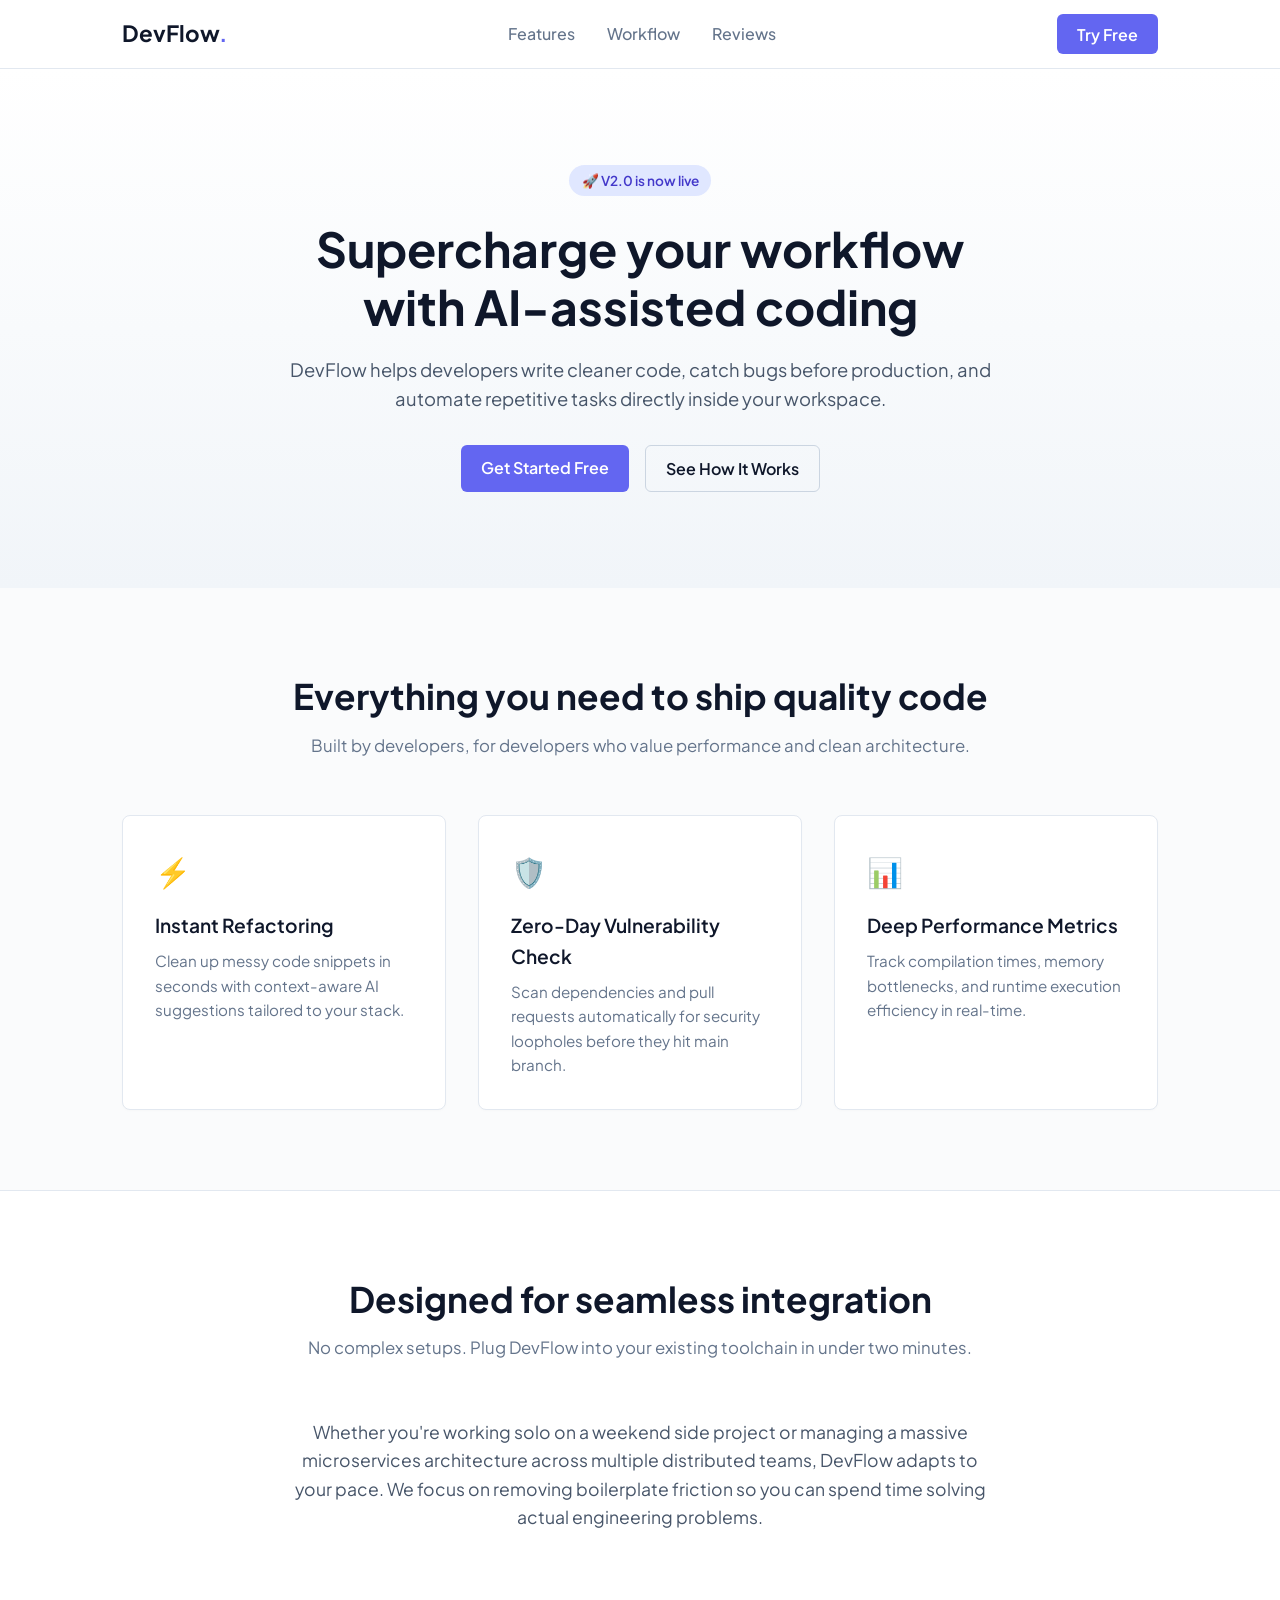
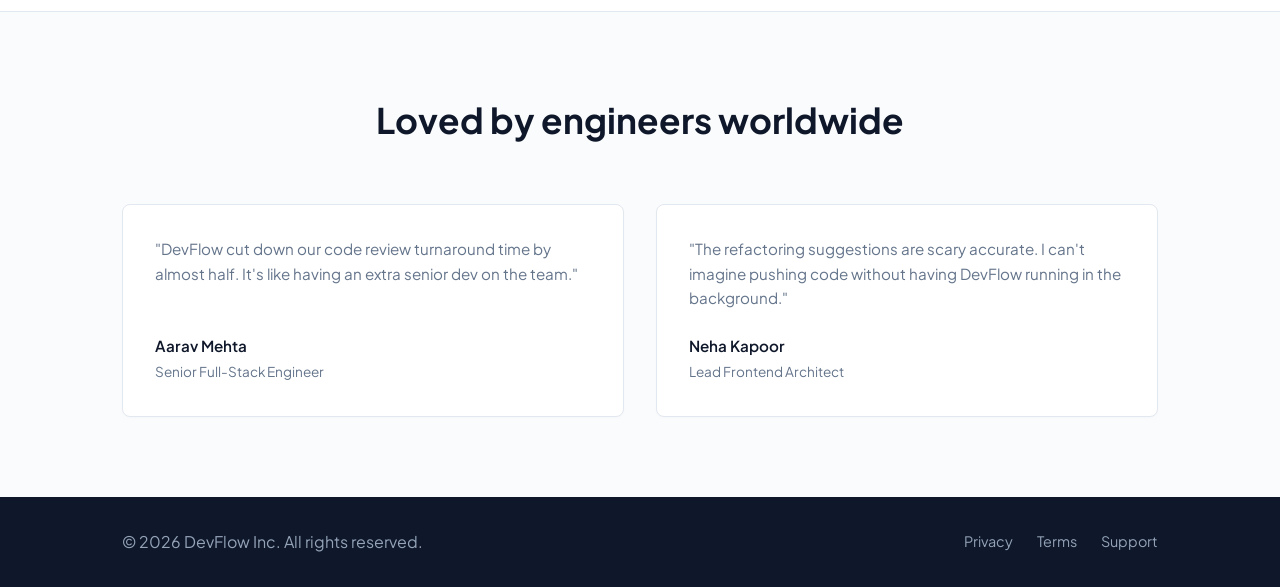
<file: WebDev-L1-LandingPage/index.html>
<!DOCTYPE html>
<html lang="en">
<head>
    <meta charset="UTF-8">
    <meta name="viewport" content="width=device-width, initial-scale=1.0">
    <title>DevFlow — Code Smarter, Ship Faster</title>
    <link href="https://fonts.googleapis.com/css2?family=Plus+Jakarta+Sans:wght@400;500;600;700&display=swap" rel="stylesheet">
    <link rel="stylesheet" href="style.css">
</head>
<body>

    <!-- Navigation -->
    <header class="header">
        <div class="nav-container">
            <div class="logo">DevFlow<span>.</span></div>
            <nav class="nav-menu">
                <a href="#features">Features</a>
                <a href="#workflow">Workflow</a>
                <a href="#testimonials">Reviews</a>
            </nav>
            <div class="nav-action">
                <a href="#hero" class="btn-primary">Try Free</a>
            </div>
        </div>
    </header>

    <!-- Hero Section -->
    <section id="hero" class="hero">
        <div class="hero-container">
            <span class="badge">🚀 V2.0 is now live</span>
            <h1>Supercharge your workflow with AI-assisted coding</h1>
            <p>DevFlow helps developers write cleaner code, catch bugs before production, and automate repetitive tasks directly inside your workspace.</p>
            <div class="hero-btns">
                <a href="#features" class="btn-primary">Get Started Free</a>
                <a href="#workflow" class="btn-outline">See How It Works</a>
            </div>
        </div>
    </section>

    <!-- Features Section -->
    <section id="features" class="section">
        <div class="section-title">
            <h2>Everything you need to ship quality code</h2>
            <p class="subtitle">Built by developers, for developers who value performance and clean architecture.</p>
        </div>
        <div class="grid">
            <div class="feature-card">
                <div class="icon">⚡</div>
                <h3>Instant Refactoring</h3>
                <p>Clean up messy code snippets in seconds with context-aware AI suggestions tailored to your stack.</p>
            </div>
            <div class="feature-card">
                <div class="icon">🛡️</div>
                <h3>Zero-Day Vulnerability Check</h3>
                <p>Scan dependencies and pull requests automatically for security loopholes before they hit main branch.</p>
            </div>
            <div class="feature-card">
                <div class="icon">📊</div>
                <h3>Deep Performance Metrics</h3>
                <p>Track compilation times, memory bottlenecks, and runtime execution efficiency in real-time.</p>
            </div>
        </div>
    </section>

    <!-- About / Workflow Section -->
    <section id="workflow" class="section bg-light">
        <div class="section-title">
            <h2>Designed for seamless integration</h2>
            <p class="subtitle">No complex setups. Plug DevFlow into your existing toolchain in under two minutes.</p>
        </div>
        <div class="workflow-content">
            <p>Whether you're working solo on a weekend side project or managing a massive microservices architecture across multiple distributed teams, DevFlow adapts to your pace. We focus on removing boilerplate friction so you can spend time solving actual engineering problems.</p>
        </div>
    </section>

    <!-- Testimonials Section -->
    <section id="testimonials" class="section">
        <div class="section-title">
            <h2>Loved by engineers worldwide</h2>
        </div>
        <div class="grid">
            <div class="testimonial-card">
                <p>"DevFlow cut down our code review turnaround time by almost half. It's like having an extra senior dev on the team."</p>
                <div class="author">
                    <h4>Aarav Mehta</h4>
                    <span>Senior Full-Stack Engineer</span>
                </div>
            </div>
            <div class="testimonial-card">
                <p>"The refactoring suggestions are scary accurate. I can't imagine pushing code without having DevFlow running in the background."</p>
                <div class="author">
                    <h4>Neha Kapoor</h4>
                    <span>Lead Frontend Architect</span>
                </div>
            </div>
        </div>
    </section>

    <!-- Footer -->
    <footer class="footer">
        <div class="footer-container">
            <p>&copy; 2026 DevFlow Inc. All rights reserved.</p>
            <div class="footer-links">
                <a href="#">Privacy</a>
                <a href="#">Terms</a>
                <a href="#">Support</a>
            </div>
        </div>
    </footer>

</body>
</html>
</file>
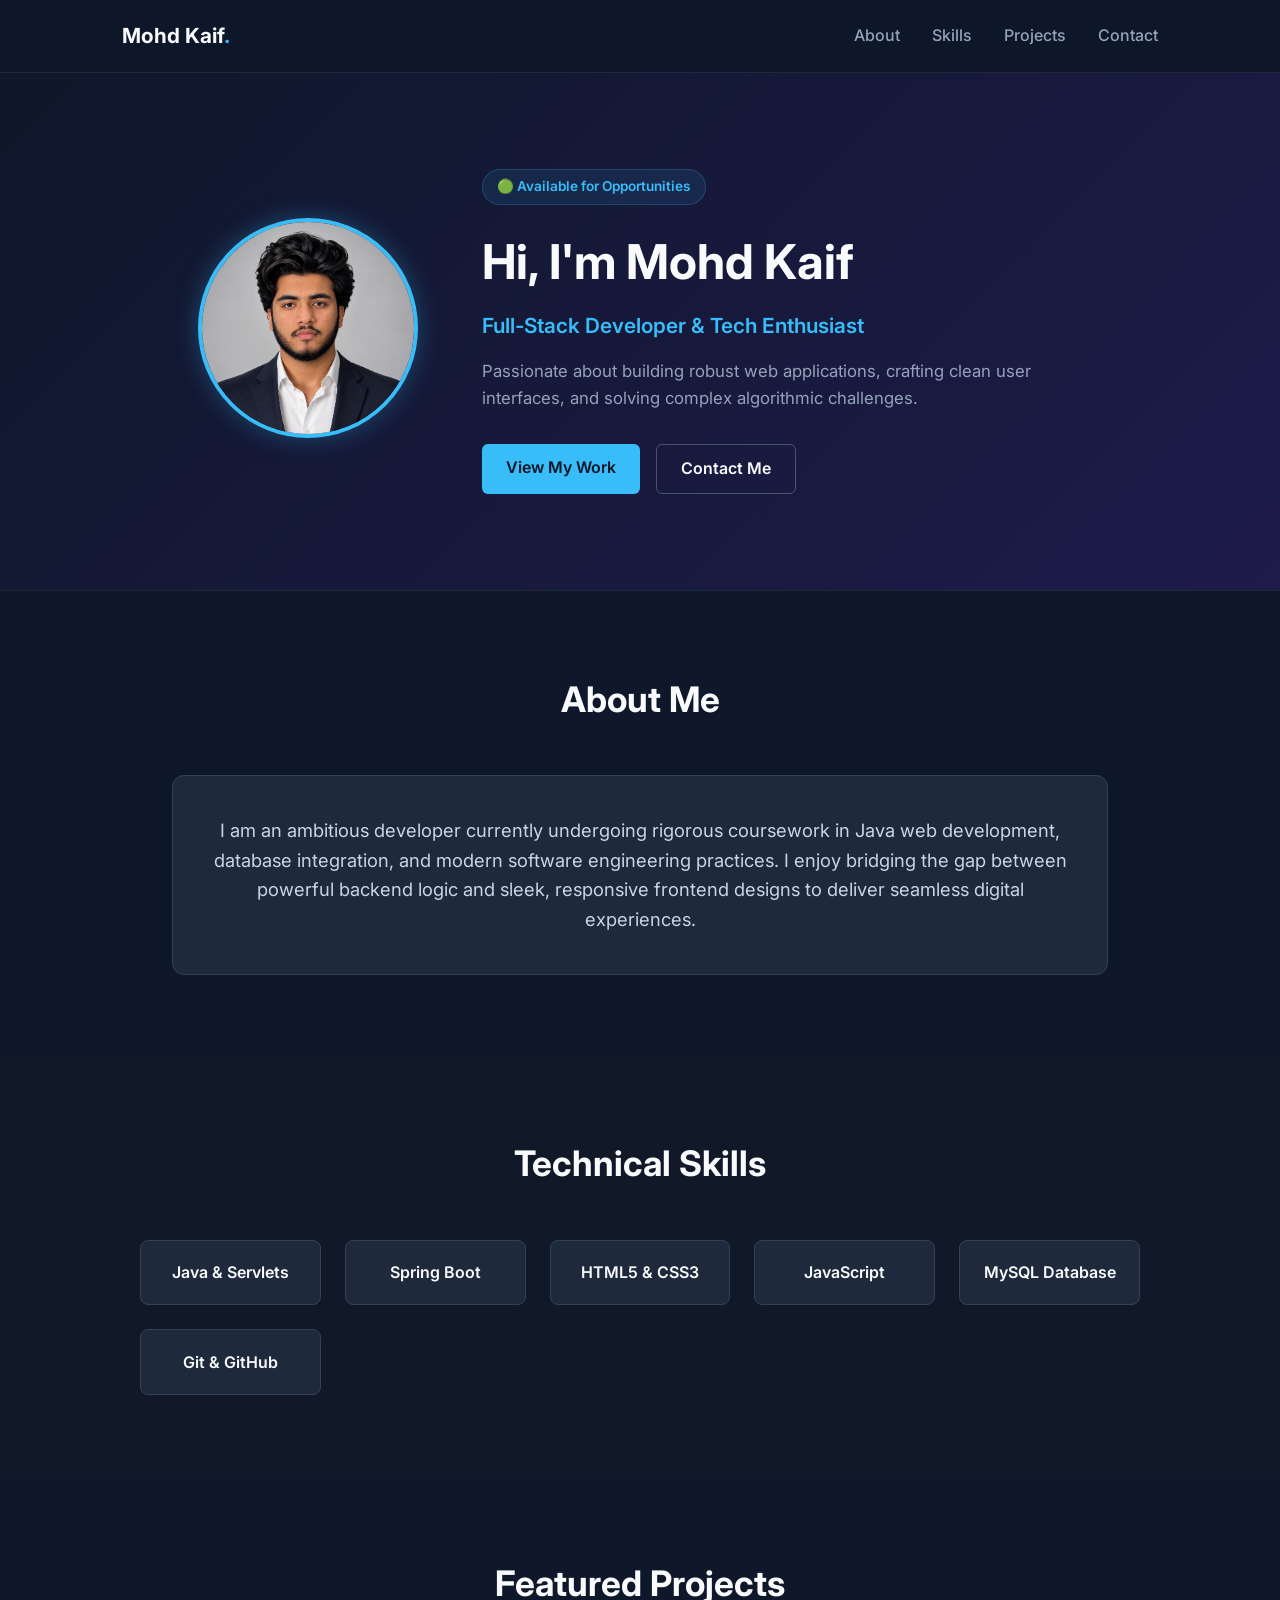
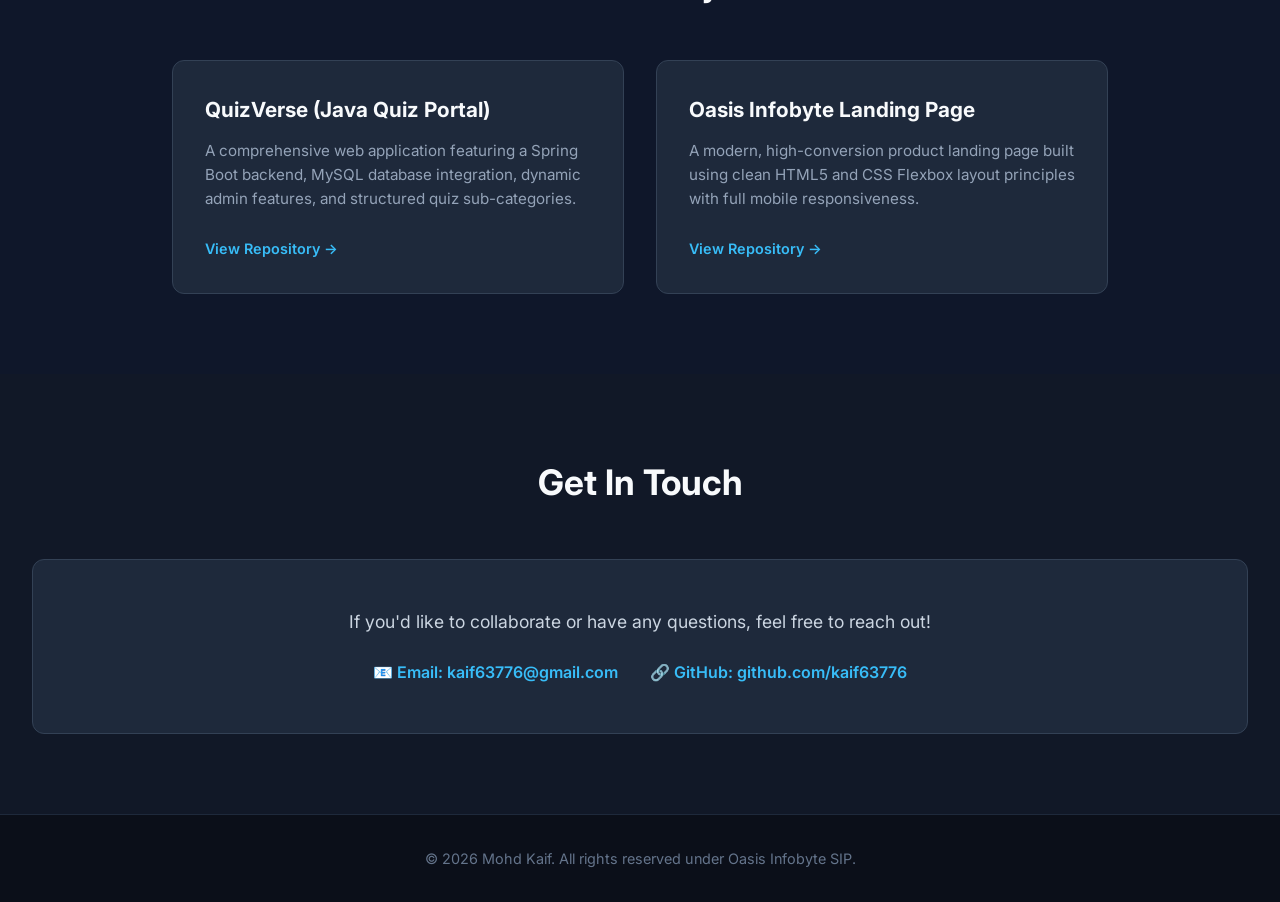
<file: WebDev-L1-Portfolio/index.html>
<!DOCTYPE html>
<html lang="en">
<head>
    <meta charset="UTF-8">
    <meta name="viewport" content="width=device-width, initial-scale=1.0">
    <title>Mohd Kaif — Software Developer</title>
    <link href="https://fonts.googleapis.com/css2?family=Inter:wght@300;400;500;600;700&display=swap" rel="stylesheet">
    <link rel="stylesheet" href="style.css">
</head>
<body>

    <!-- Header & Navigation -->
    <header class="navbar">
        <div class="nav-container">
            <div class="logo">Mohd Kaif<span>.</span></div>
            <nav class="nav-links">
                <a href="#about">About</a>
                <a href="#skills">Skills</a>
                <a href="#projects">Projects</a>
                <a href="#contact">Contact</a>
            </nav>
        </div>
    </header>

    <!-- Hero Section with Photo -->
    <section id="hero" class="hero-section">
        <div class="hero-container">
            <div class="hero-image-box">
            <img src="myphoto.jpg" alt="Mohd Kaif" class="profile-img">
            </div>
            <div class="hero-content">
                <span class="status-badge">🟢 Available for Opportunities</span>
                <h1>Hi, I'm Mohd Kaif</h1>
                <p class="role-title">Full-Stack Developer & Tech Enthusiast</p>
                <p class="hero-desc">Passionate about building robust web applications, crafting clean user interfaces, and solving complex algorithmic challenges.</p>
                <div class="hero-buttons">
                    <a href="#projects" class="btn-primary">View My Work</a>
                    <a href="#contact" class="btn-secondary">Contact Me</a>
                </div>
            </div>
        </div>
    </section>

    <!-- About Me Section -->
    <section id="about" class="section">
        <h2 class="section-heading">About Me</h2>
        <div class="about-card">
            <p>I am an ambitious developer currently undergoing rigorous coursework in Java web development, database integration, and modern software engineering practices. I enjoy bridging the gap between powerful backend logic and sleek, responsive frontend designs to deliver seamless digital experiences.</p>
        </div>
    </section>

    <!-- Skills Section -->
    <section id="skills" class="section bg-dim">
        <h2 class="section-heading">Technical Skills</h2>
        <div class="skills-grid">
            <div class="skill-item">Java & Servlets</div>
            <div class="skill-item">Spring Boot</div>
            <div class="skill-item">HTML5 & CSS3</div>
            <div class="skill-item">JavaScript</div>
            <div class="skill-item">MySQL Database</div>
            <div class="skill-item">Git & GitHub</div>
        </div>
    </section>

    <!-- Projects Section (Updated with your exact GitHub link) -->
    <section id="projects" class="section">
        <h2 class="section-heading">Featured Projects</h2>
        <div class="projects-grid">
            <div class="project-card">
                <h3>QuizVerse (Java Quiz Portal)</h3>
                <p>A comprehensive web application featuring a Spring Boot backend, MySQL database integration, dynamic admin features, and structured quiz sub-categories.</p>
                <a href="https://github.com/kaif63776/quizverse.git" target="_blank" class="project-link">View Repository &rarr;</a>
            </div>
            <div class="project-card">
                <h3>Oasis Infobyte Landing Page</h3>
                <p>A modern, high-conversion product landing page built using clean HTML5 and CSS Flexbox layout principles with full mobile responsiveness.</p>
                <a href="https://github.com/kaif63776/quizverse.git" target="_blank" class="project-link">View Repository &rarr;</a>
            </div>
        </div>
    </section>

    <!-- Contact Section -->
    <section id="contact" class="section bg-dim">
        <h2 class="section-heading">Get In Touch</h2>
        <div class="contact-box">
            <p>If you'd like to collaborate or have any questions, feel free to reach out!</p>
            <div class="contact-details">
                <span>📧 Email: kaif63776@gmail.com</span>
                <span>🔗 GitHub: github.com/kaif63776</span>
            </div>
        </div>
    </section>

    <!-- Footer -->
    <footer class="footer">
        <p>&copy; 2026 Mohd Kaif. All rights reserved under Oasis Infobyte SIP.</p>
    </footer>

</body>
</html>
</file>
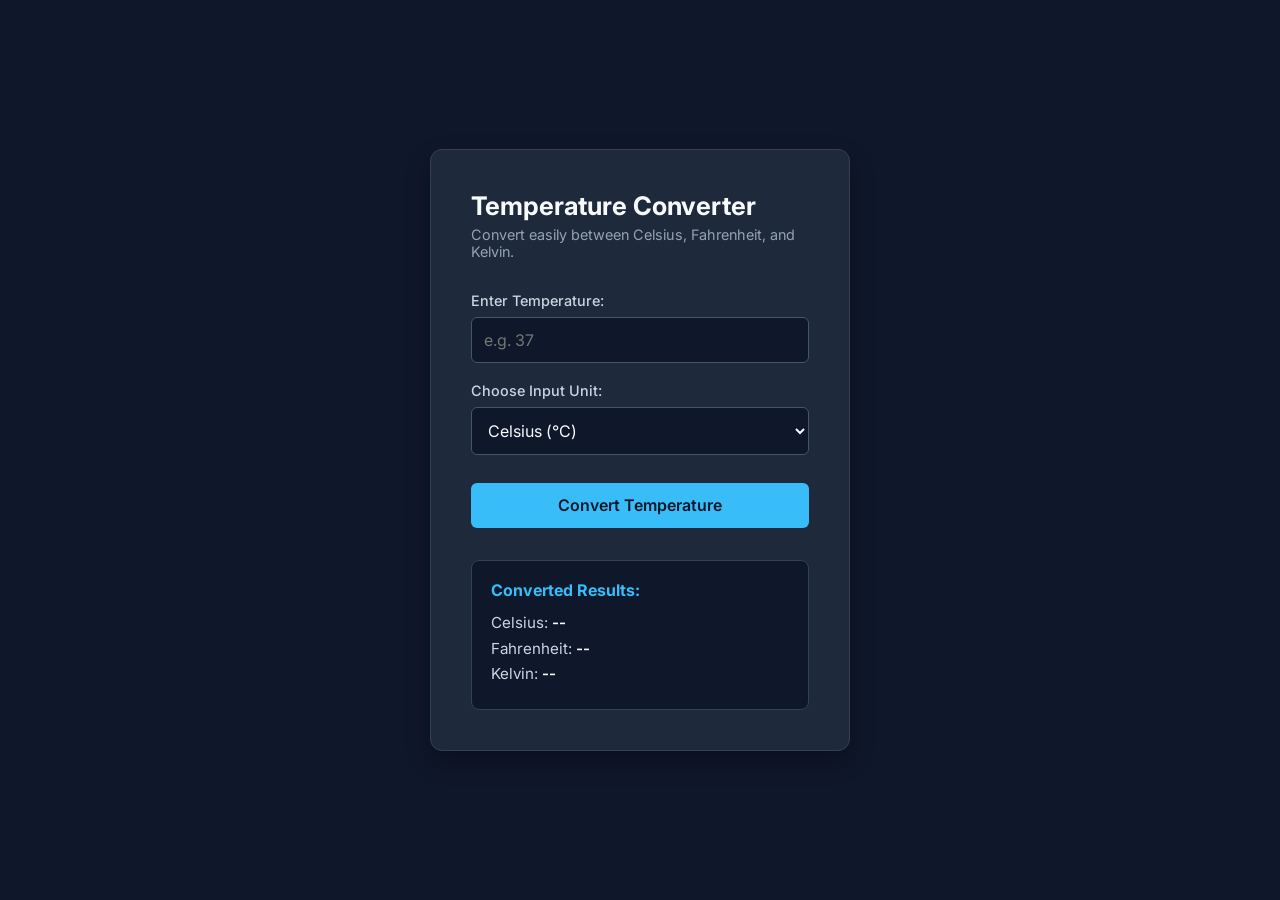
<file: WebDev-L1-TempConverter/index.html>
<!DOCTYPE html>
<html lang="en">
<head>
    <meta charset="UTF-8">
    <meta name="viewport" content="width=device-width, initial-scale=1.0">
    <title>Temperature Converter — Level 1 Task 3</title>
    <link href="https://fonts.googleapis.com/css2?family=Inter:wght@400;500;600;700&display=swap" rel="stylesheet">
    <link rel="stylesheet" href="style.css">
</head>
<body>

    <div class="converter-card">
        <h2>Temperature Converter</h2>
        <p class="subtitle">Convert easily between Celsius, Fahrenheit, and Kelvin.</p>

        <div class="input-group">
            <label for="tempValue">Enter Temperature:</label>
            <input type="number" id="tempValue" placeholder="e.g. 37">
        </div>

        <div class="input-group">
            <label for="tempUnit">Choose Input Unit:</label>
            <select id="tempUnit">
                <option value="celsius">Celsius (°C)</option>
                <option value="fahrenheit">Fahrenheit (°F)</option>
                <option value="kelvin">Kelvin (K)</option>
            </select>
        </div>

        <button id="convertBtn">Convert Temperature</button>

        <div id="errorMsg" class="error-msg"></div>

        <div class="results-box">
            <h3>Converted Results:</h3>
            <div class="result-item">Celsius: <span id="resCelsius">--</span></div>
            <div class="result-item">Fahrenheit: <span id="resFahrenheit">--</span></div>
            <div class="result-item">Kelvin: <span id="resKelvin">--</span></div>
        </div>
    </div>

    <script src="script.js"></script>
</body>
</html>
</file>
<file: WebDev-L1-LandingPage/style.css>
/* Base styles */
* {
    margin: 0;
    padding: 0;
    box-sizing: border-box;
    font-family: 'Plus Jakarta Sans', sans-serif;
}

body {
    background-color: #fafbfc;
    color: #1a202c;
    line-height: 1.6;
}

/* Header & Navbar */
.header {
    background: #ffffff;
    border-bottom: 1px solid #e2e8f0;
    position: sticky;
    top: 0;
    z-index: 100;
}

.nav-container {
    max-width: 1100px;
    margin: 0 auto;
    padding: 1rem 2rem;
    display: flex;
    justify-content: space-between;
    align-items: center;
}

.logo {
    font-size: 1.4rem;
    font-weight: 700;
    color: #0f172a;
}

.logo span {
    color: #6366f1;
}

.nav-menu {
    display: flex;
    gap: 2rem;
}

.nav-menu a {
    text-decoration: none;
    color: #64748b;
    font-weight: 500;
    transition: color 0.2s;
}

.nav-menu a:hover {
    color: #0f172a;
}

/* Buttons */
.btn-primary {
    background-color: #6366f1;
    color: white;
    padding: 0.6rem 1.25rem;
    border-radius: 6px;
    text-decoration: none;
    font-weight: 600;
    transition: background-color 0.2s;
}

.btn-primary:hover {
    background-color: #4f46e5;
}

.btn-outline {
    background-color: transparent;
    color: #0f172a;
    border: 1px solid #cbd5e1;
    padding: 0.6rem 1.25rem;
    border-radius: 6px;
    text-decoration: none;
    font-weight: 600;
    transition: border-color 0.2s;
}

.btn-outline:hover {
    border-color: #0f172a;
}

/* Hero Section */
.hero {
    padding: 6rem 2rem;
    text-align: center;
    background: linear-gradient(180deg, #ffffff 0%, #f1f5f9 100%);
}

.hero-container {
    max-width: 750px;
    margin: 0 auto;
}

.badge {
    display: inline-block;
    background: #e0e7ff;
    color: #4338ca;
    padding: 0.3rem 0.8rem;
    border-radius: 20px;
    font-size: 0.85rem;
    font-weight: 600;
    margin-bottom: 1.5rem;
}

.hero h1 {
    font-size: 3rem;
    font-weight: 700;
    color: #0f172a;
    margin-bottom: 1.2rem;
    line-height: 1.2;
}

.hero p {
    font-size: 1.15rem;
    color: #475569;
    margin-bottom: 2rem;
}

.hero-btns {
    display: flex;
    justify-content: center;
    gap: 1rem;
}

/* Sections */
.section {
    padding: 5rem 2rem;
    max-width: 1100px;
    margin: 0 auto;
}

.section-title {
    text-align: center;
    margin-bottom: 3.5rem;
}

.section-title h2 {
    font-size: 2.2rem;
    font-weight: 700;
    color: #0f172a;
    margin-bottom: 0.5rem;
}

.subtitle {
    color: #64748b;
    font-size: 1.05rem;
}

.bg-light {
    background-color: #ffffff;
    border-top: 1px solid #e2e8f0;
    border-bottom: 1px solid #e2e8f0;
    max-width: 100%;
}

.bg-light .workflow-content {
    max-width: 700px;
    margin: 0 auto;
    text-align: center;
    color: #475569;
    font-size: 1.1rem;
}

/* Grids & Cards */
.grid {
    display: grid;
    grid-template-columns: repeat(auto-fit, minmax(300px, 1fr));
    gap: 2rem;
}

.feature-card, .testimonial-card {
    background: #ffffff;
    padding: 2rem;
    border-radius: 8px;
    border: 1px solid #e2e8f0;
    box-shadow: 0 1px 3px rgba(0,0,0,0.02);
}

.feature-card .icon {
    font-size: 1.8rem;
    margin-bottom: 1rem;
}

.feature-card h3 {
    font-size: 1.2rem;
    font-weight: 600;
    color: #0f172a;
    margin-bottom: 0.5rem;
}

.feature-card p, .testimonial-card p {
    color: #64748b;
    font-size: 0.95rem;
}

.testimonial-card {
    display: flex;
    flex-direction: column;
    justify-content: space-between;
}

.author {
    margin-top: 1.5rem;
}

.author h4 {
    font-size: 0.95rem;
    font-weight: 600;
    color: #0f172a;
}

.author span {
    font-size: 0.85rem;
    color: #64748b;
}

/* Footer */
.footer {
    background: #0f172a;
    color: #94a3b8;
    padding: 2rem 0;
}

.footer-container {
    max-width: 1100px;
    margin: 0 auto;
    padding: 0 2rem;
    display: flex;
    justify-content: space-between;
    align-items: center;
}

.footer-links {
    display: flex;
    gap: 1.5rem;
}

.footer-links a {
    color: #94a3b8;
    text-decoration: none;
    font-size: 0.9rem;
}

.footer-links a:hover {
    color: #ffffff;
}

/* Responsive */
@media (max-width: 768px) {
    .nav-menu {
        display: none;
    }
    .hero h1 {
        font-size: 2.3rem;
    }
    .footer-container {
        flex-direction: column;
        gap: 1rem;
        text-align: center;
    }
}
</file>
<file: WebDev-L1-Portfolio/style.css>
* {
    margin: 0;
    padding: 0;
    box-sizing: border-box;
    font-family: 'Inter', sans-serif;
    scroll-behavior: smooth;
}

body {
    background-color: #0f172a;
    color: #cbd5e1;
    line-height: 1.6;
}

/* Navbar */
.navbar {
    position: sticky;
    top: 0;
    background: rgba(15, 23, 42, 0.9);
    backdrop-filter: blur(10px);
    border-bottom: 1px solid #1e293b;
    z-index: 1000;
}

.nav-container {
    max-width: 1100px;
    margin: 0 auto;
    padding: 1.2rem 2rem;
    display: flex;
    justify-content: space-between;
    align-items: center;
}

.logo {
    font-size: 1.3rem;
    font-weight: 700;
    color: #f8fafc;
}

.logo span {
    color: #38bdf8;
}

.nav-links {
    display: flex;
    gap: 2rem;
}

.nav-links a {
    text-decoration: none;
    color: #94a3b8;
    font-weight: 500;
    transition: color 0.2s;
}

.nav-links a:hover {
    color: #38bdf8;
}

/* Hero Section with Photo */
.hero-section {
    padding: 6rem 2rem;
    background: linear-gradient(135deg, #0f172a 0%, #1e1b4b 100%);
    border-bottom: 1px solid #1e293b;
}

.hero-container {
    max-width: 1000px;
    margin: 0 auto;
    display: flex;
    align-items: center;
    gap: 4rem;
    flex-wrap: wrap;
    justify-content: center;
}

.hero-image-box {
    flex-shrink: 0;
}

.profile-img {
    width: 220px;
    height: 220px;
    border-radius: 50%;
    object-fit: cover;
    border: 4px solid #38bdf8;
    box-shadow: 0 0 25px rgba(56, 189, 248, 0.3);
}

.hero-content {
    max-width: 600px;
}

.status-badge {
    display: inline-block;
    background: rgba(56, 189, 248, 0.1);
    color: #38bdf8;
    padding: 0.4rem 0.9rem;
    border-radius: 20px;
    font-size: 0.85rem;
    font-weight: 600;
    margin-bottom: 1.2rem;
    border: 1px solid rgba(56, 189, 248, 0.2);
}

.hero-content h1 {
    font-size: 3rem;
    color: #f8fafc;
    font-weight: 700;
    margin-bottom: 0.5rem;
}

.role-title {
    font-size: 1.3rem;
    color: #38bdf8;
    font-weight: 600;
    margin-bottom: 1rem;
}

.hero-desc {
    color: #94a3b8;
    margin-bottom: 2rem;
    font-size: 1.05rem;
}

.hero-buttons {
    display: flex;
    gap: 1rem;
}

.btn-primary {
    background-color: #38bdf8;
    color: #0f172a;
    padding: 0.7rem 1.5rem;
    border-radius: 6px;
    text-decoration: none;
    font-weight: 600;
    transition: background 0.2s;
}

.btn-primary:hover {
    background-color: #0ea5e9;
}

.btn-secondary {
    background-color: transparent;
    color: #f8fafc;
    border: 1px solid #475569;
    padding: 0.7rem 1.5rem;
    border-radius: 6px;
    text-decoration: none;
    font-weight: 600;
    transition: border-color 0.2s;
}

.btn-secondary:hover {
    border-color: #38bdf8;
    color: #38bdf8;
}

/* Sections General */
.section {
    padding: 5rem 2rem;
    max-width: 1000px;
    margin: 0 auto;
}

.section-heading {
    text-align: center;
    font-size: 2.2rem;
    color: #f8fafc;
    margin-bottom: 3rem;
    font-weight: 700;
}

.bg-dim {
    background-color: #111827;
    max-width: 100%;
}

.about-card {
    background: #1e293b;
    padding: 2.5rem;
    border-radius: 12px;
    border: 1px solid #334155;
    text-align: center;
    font-size: 1.15rem;
    color: #cbd5e1;
}

/* Skills */
.skills-grid {
    display: grid;
    grid-template-columns: repeat(auto-fit, minmax(180px, 1fr));
    gap: 1.5rem;
    max-width: 1000px;
    margin: 0 auto;
}

.skill-item {
    background: #1e293b;
    padding: 1.2rem;
    text-align: center;
    border-radius: 8px;
    border: 1px solid #334155;
    font-weight: 600;
    color: #f8fafc;
    transition: transform 0.2s, border-color 0.2s;
}

.skill-item:hover {
    transform: translateY(-3px);
    border-color: #38bdf8;
}

/* Projects */
.projects-grid {
    display: grid;
    grid-template-columns: repeat(auto-fit, minmax(300px, 1fr));
    gap: 2rem;
}

.project-card {
    background: #1e293b;
    padding: 2rem;
    border-radius: 12px;
    border: 1px card solid #334155;
    border: 1px solid #334155;
    transition: transform 0.2s;
}

.project-card:hover {
    transform: translateY(-5px);
}

.project-card h3 {
    color: #f8fafc;
    margin-bottom: 0.8rem;
    font-size: 1.3rem;
}

.project-card p {
    color: #94a3b8;
    margin-bottom: 1.5rem;
    font-size: 0.95rem;
}

.project-link {
    color: #38bdf8;
    text-decoration: none;
    font-weight: 600;
    font-size: 0.9rem;
}

/* Contact */
.contact-box {
    background: #1e293b;
    padding: 3rem;
    border-radius: 12px;
    border: 1px solid #334155;
    text-align: center;
}

.contact-box p {
    margin-bottom: 1.5rem;
    font-size: 1.1rem;
}

.contact-details {
    display: flex;
    justify-content: center;
    gap: 2rem;
    flex-wrap: wrap;
    font-weight: 600;
    color: #38bdf8;
}

/* Footer */
.footer {
    background: #0b0f19;
    color: #64748b;
    text-align: center;
    padding: 2rem;
    font-size: 0.9rem;
    border-top: 1px solid #1e293b;
}

/* Responsive Design */
@media (max-width: 768px) {
    .hero-container {
        text-align: center;
        flex-direction: column;
    }
    .hero-buttons {
        justify-content: center;
    }
    .nav-links {
        display: none;
    }
}
</file>
<file: WebDev-L1-TempConverter/style.css>
* {
    margin: 0;
    padding: 0;
    box-sizing: border-box;
    font-family: 'Inter', sans-serif;
}

body {
    background-color: #0f172a;
    color: #f8fafc;
    display: flex;
    justify-content: center;
    align-items: center;
    min-height: 100vh;
    padding: 1rem;
}

.converter-card {
    background: #1e293b;
    padding: 2.5rem;
    border-radius: 12px;
    border: 1px solid #334155;
    width: 100%;
    max-width: 420px;
    box-shadow: 0 10px 25px rgba(0, 0, 0, 0.3);
}

.converter-card h2 {
    font-size: 1.6rem;
    margin-bottom: 0.3rem;
    color: #f8fafc;
}

.subtitle {
    color: #94a3b8;
    font-size: 0.9rem;
    margin-bottom: 2rem;
}

.input-group {
    margin-bottom: 1.2rem;
}

.input-group label {
    display: block;
    font-size: 0.9rem;
    font-weight: 500;
    margin-bottom: 0.5rem;
    color: #cbd5e1;
}

.input-group input, .input-group select {
    width: 100%;
    padding: 0.75rem;
    background: #0f172a;
    border: 1px solid #475569;
    color: #f8fafc;
    border-radius: 6px;
    font-size: 1rem;
    outline: none;
    transition: border-color 0.2s;
}

.input-group input:focus, .input-group select:focus {
    border-color: #38bdf8;
}

#convertBtn {
    width: 100%;
    background-color: #38bdf8;
    color: #0f172a;
    border: none;
    padding: 0.8rem;
    border-radius: 6px;
    font-size: 1rem;
    font-weight: 600;
    cursor: pointer;
    transition: background 0.2s;
    margin-top: 0.5rem;
}

#convertBtn:hover {
    background-color: #0ea5e9;
}

.error-msg {
    color: #f87171;
    font-size: 0.85rem;
    margin-top: 0.8rem;
    text-align: center;
}

.results-box {
    margin-top: 2rem;
    background: #0f172a;
    padding: 1.2rem;
    border-radius: 8px;
    border: 1px solid #334155;
}

.results-box h3 {
    font-size: 1rem;
    margin-bottom: 0.8rem;
    color: #38bdf8;
}

.result-item {
    font-size: 0.95rem;
    margin-bottom: 0.4rem;
    color: #cbd5e1;
}

.result-item span {
    font-weight: 600;
    color: #f8fafc;
}
</file>
